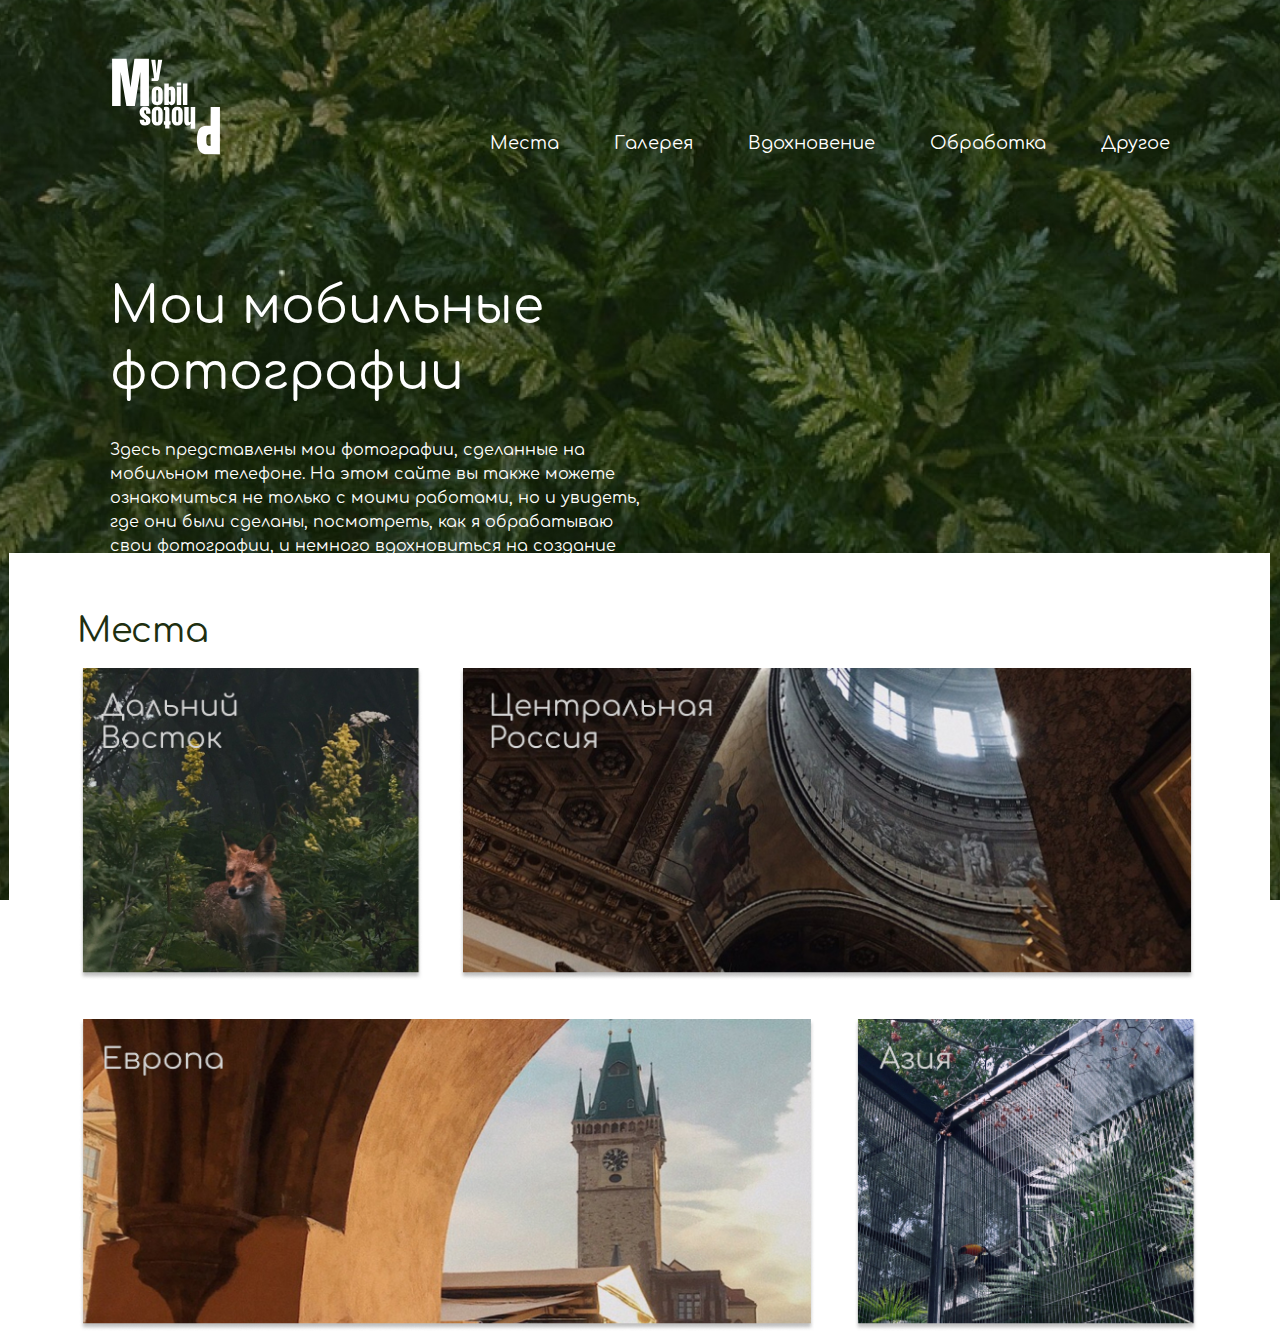
<file: mymobilphoto/index.html>
<!doctype html>
<html lang="ru">
<head>
    <meta charset="UTF-8">
    <meta name="viewport"
          content="width=device-width, user-scalable=no, initial-scale=1.0, maximum-scale=1.0, minimum-scale=1.0">
    <meta http-equiv="X-UA-Compatible" content="ie=edge">
    <title>MyMobilPhoto</title>
    <link rel="stylesheet" href="./css/reset.css">
    <link rel="stylesheet" href="./css/style.css">
</head>
<body>
<!..Header start..>
    <header class="header">
        <div class="wrapper">
          <div class="header_wrapper">
              <div class="header_logo">
                  <a href="/" class="header_logo-link">
                      <img src="./img/swg/logo .svg" alt="MyMobilPhoto" class="header_ligo-pic">
                  </a>
              </div>
              <nav class="header_nav">
                  <ul class="header_list">
                      <li class="header_item">
                      <a href="#!" class="header_link">Места</a>
                      <ul class="header_submenu">
                          <li><a href="fareast.html">Дальний Восток</a></li>
                          <li><a href="">Центральная Россия</a></li>
                          <li><a href="">Европа</a></li>
                          <li><a href="centr.html">Азия</a></li>
                      </ul>
                  </li>
                      <li class="header_item">
                          <a href="#!" class="header_link">Галерея</a>
                      </li>

                      <li class="header_item">
                          <a href="#!" class="header_link">Вдохновение</a>
                          <ul class="header_submenu">
                              <li><a href="">Видео</a></li>
                              <li><a href="">Авторы</a></li>
                              <li><a href="">Подборки</a></li>
                          </ul>
                      </li>
                      <li class="header_item">
                          <a href="#!" class="header_link">Обработка</a>
                      </li>
                      <li class="header_item">
                          <a href="#!" class="header_link">Другое</a>
                          <ul class="header_submenu">
                              <li><a href="">Задание 1</a></li>
                              <li><a href="">Задание 2</a></li>
                              <li><a href="">Задание 3</a></li>
                          </ul>
                      </li>
                  </ul>
              </nav>
          </div>
        </div>


    </header>

    <!..Header end..>

<main class="main">
    <section class="intro">
        <div class="wrapper">
            <h1 class="intro_title">
                Мои мобильные фотографии
            </h1>
            <p class="intro_subtitle">
                Здесь представлены мои фотографии, сделанные на мобильном телефоне. На этом сайте вы также можете ознакомиться не только с моими работами, но и увидеть, где они были сделаны, посмотреть, как я обрабатываю свои фотографии, и немного вдохновиться на создание собственного шедевра.
            </p>

        </div>
    </section>
    <section class="benefits">
       <div class="benefits_wrap">
           <h2 class="benefits_title">
               Места

           </h2>
           <div class="galary">
               <p class="fareast">
                   <a href="fareast.html" >
                       <img src="./img/fareast.jpg" alt="" class="fareast" width="343.55"
                            height="312" alt="Дальний Восток">
                   </a>
               </p>
               <p class="center">
                   <a href="centr.html" >
                       <img src="./img/Center.jpg" alt="" class="fareast" width="736"
                            height="312" alt="Дальний Восток">
                   </a>
               </p>
               <p class="europ">
                   <a href="#" >
                       <img src="./img/Europe.jpg" alt="" class="fareast" width="736"
                            height="312" alt="Дальний Восток">
                   </a>
               </p>
               <p class="asia">
                   <a href="#" >
                       <img src="./img/asia.jpg" alt="" class="fareast" width="343.55"
                            height="312" alt="Дальний Восток">
                   </a>
               </p>
           </div>

       </div>

    </section>
</main>
</body>
</html>
</file>
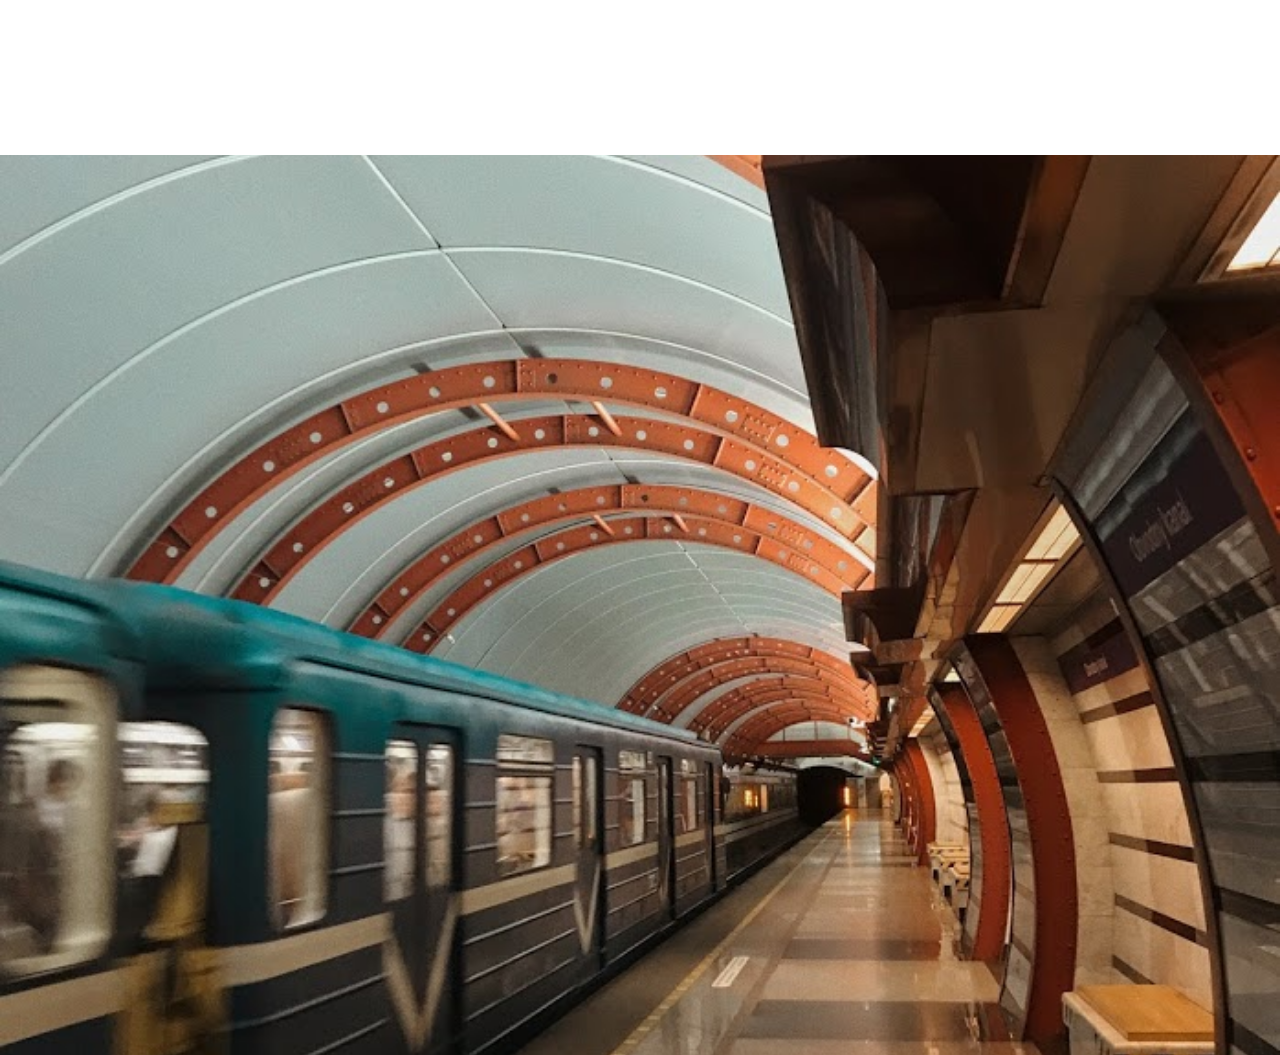
<file: mymobilphoto/centr.html>
<!doctype html>
<html lang="ru">
<head>
    <meta charset="UTF-8">
    <meta name="viewport"
          content="width=device-width, user-scalable=no, initial-scale=1.0, maximum-scale=1.0, minimum-scale=1.0">
    <meta http-equiv="X-UA-Compatible" content="ie=edge">
    <title>FarEast</title>
    <link rel="stylesheet" href="./css/reset.css">
    <link rel="stylesheet" href="./css/centrstyle.css">
</head>
<body>
<!..Header start..>
<header class="header">
    <div class="wrapper">
        <div class="header_wrapper">
            <div class="header_logo">
                <a href="./index.html" class="header_logo-link">
                    <img src="./img/swg/logo .svg" alt="MyMobilPhoto" class="header_ligo-pic">
                </a>
            </div>
            <nav class="header_nav">
                <ul class="header_list">
                    <li class="header_item">
                        <a href="#!" class="header_link">Места</a>
                        <ul class="header_submenu">
                            <li><a href="fareast.html">Дальний Восток</a></li>
                            <li><a href="">Центральная Россия</a></li>
                            <li><a href="">Европа</a></li>
                            <li><a href="">Азия</a></li>
                        </ul>
                    </li>
                    <li class="header_item">
                        <a href="#!" class="header_link">Галерея</a>
                    </li>

                    <li class="header_item">
                        <a href="#!" class="header_link">Вдохновение</a>
                        <ul class="header_submenu">
                            <li><a href="">Видео</a></li>
                            <li><a href="">Авторы</a></li>
                            <li><a href="">Подборки</a></li>
                        </ul>
                    </li>
                    <li class="header_item">
                        <a href="#!" class="header_link">Обработка</a>
                    </li>
                    <li class="header_item">
                        <a href="#!" class="header_link">Другое</a>
                        <ul class="header_submenu">
                            <li><a href="">Задание 1</a></li>
                            <li><a href="">Задание 2</a></li>
                            <li><a href="">Задание 3</a></li>
                        </ul>
                    </li>
                </ul>
            </nav>

        </div>
    </div>

    <main class="main">
        <section class="intro">

        </section>
    </main>
</body>
</html>
</file>
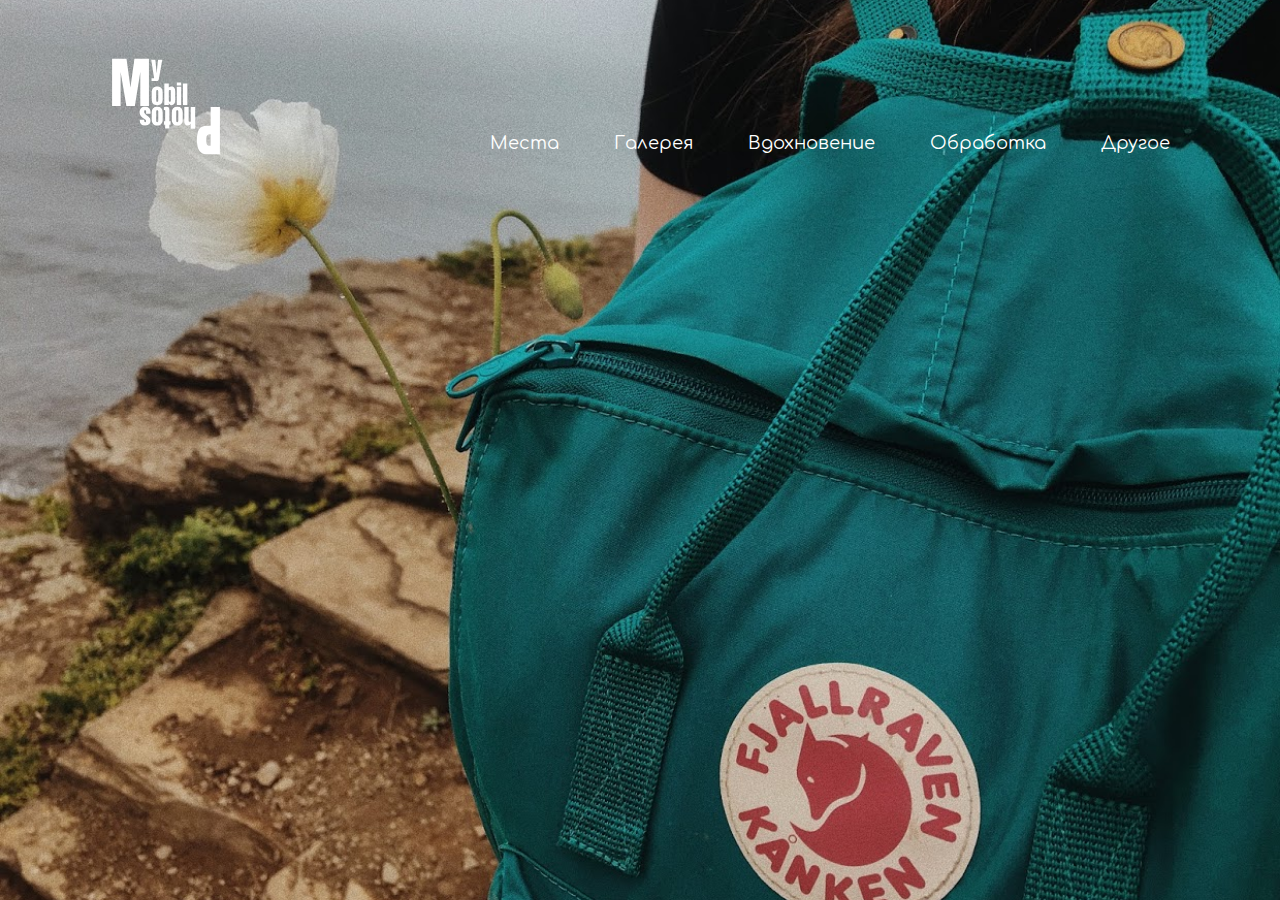
<file: mymobilphoto/fareast.html>
<!doctype html>
<html lang="ru">
<head>
    <meta charset="UTF-8">
    <meta name="viewport"
          content="width=device-width, user-scalable=no, initial-scale=1.0, maximum-scale=1.0, minimum-scale=1.0">
    <meta http-equiv="X-UA-Compatible" content="ie=edge">
    <title>FarEast</title>
    <link rel="stylesheet" href="./css/reset.css">
    <link rel="stylesheet" href="./css/fareaststyle.css">
    <link rel="stylesheet" href="css/smoothzoom.css">
</head>
<body>
<!..Header start..>
<header class="header">
    <div class="wrapper">
        <div class="header_wrapper">
            <div class="header_logo">
                <a href="./index.html" class="header_logo-link">
                    <img src="./img/swg/logo .svg" alt="MyMobilPhoto" class="header_ligo-pic">
                </a>
            </div>
            <nav class="header_nav">
                <ul class="header_list">
                    <li class="header_item">
                        <a href="#!" class="header_link">Места</a>
                        <ul class="header_submenu">
                            <li><a href="fareast.html">Дальний Восток</a></li>
                            <li><a href="">Центральная Россия</a></li>
                            <li><a href="">Европа</a></li>
                            <li><a href="">Азия</a></li>
                        </ul>
                    </li>
                    <li class="header_item">
                        <a href="#!" class="header_link">Галерея</a>
                    </li>

                    <li class="header_item">
                        <a href="#!" class="header_link">Вдохновение</a>
                        <ul class="header_submenu">
                            <li><a href="">Видео</a></li>
                            <li><a href="">Авторы</a></li>
                            <li><a href="">Подборки</a></li>
                        </ul>
                    </li>
                    <li class="header_item">
                        <a href="#!" class="header_link">Обработка</a>
                    </li>
                    <li class="header_item">
                        <a href="#!" class="header_link">Другое</a>
                        <ul class="header_submenu">
                            <li><a href="">Задание 1</a></li>
                            <li><a href="">Задание 2</a></li>
                            <li><a href="">Задание 3</a></li>
                        </ul>
                    </li>
                </ul>
            </nav>

        </div>
    </div>


</header>

<!..Header end..>
<main class="main">
    <section class="intro">
    </section>
</main>
</body>




</html>
</file>
<file: mymobilphoto/css/style.css>
/* comfortaa-regular - cyrillic */

*{
    text-decoration: none;
}
@font-face {
    font-family: 'Comfortaa';
    font-style: normal;
    font-weight: 400;
    src: url('../fonts/comfortaa-v27-cyrillic-regular.eot'); /* IE9 Compat Modes */
    src: local(''),
    url('../fonts/comfortaa-v27-cyrillic-regular.eot?#iefix') format('embedded-opentype'), /* IE6-IE8 */
    url('../fonts/comfortaa-v27-cyrillic-regular.woff2') format('woff2'), /* Super Modern Browsers */
    url('../fonts/comfortaa-v27-cyrillic-regular.woff') format('woff'), /* Modern Browsers */
    url('../fonts/comfortaa-v27-cyrillic-regular.ttf') format('truetype'), /* Safari, Android, iOS */
    url('../fonts/comfortaa-v27-cyrillic-regular.svg#Comfortaa') format('svg'); /* Legacy iOS */
}
/* comfortaa-500 - cyrillic */
@font-face {
    font-family: 'Comfortaa';
    font-style: normal;
    font-weight: 500;
    src: url('../fonts/comfortaa-v27-cyrillic-500.eot'); /* IE9 Compat Modes */
    src: local(''),
    url('../fonts/comfortaa-v27-cyrillic-500.eot?#iefix') format('embedded-opentype'), /* IE6-IE8 */
    url('../fonts/comfortaa-v27-cyrillic-500.woff2') format('woff2'), /* Super Modern Browsers */
    url('../fonts/comfortaa-v27-cyrillic-500.woff') format('woff'), /* Modern Browsers */
    url('../fonts/comfortaa-v27-cyrillic-500.ttf') format('truetype'), /* Safari, Android, iOS */
    url('../fonts/comfortaa-v27-cyrillic-500.svg#Comfortaa') format('svg'); /* Legacy iOS */
}
/* comfortaa-700 - cyrillic */
@font-face {
    font-family: 'Comfortaa';
    font-style: normal;
    font-weight: 700;
    src: url('../fonts/comfortaa-v27-cyrillic-700.eot'); /* IE9 Compat Modes */
    src: local(''),
    url('../fonts/comfortaa-v27-cyrillic-700.eot?#iefix') format('embedded-opentype'), /* IE6-IE8 */
    url('../fonts/comfortaa-v27-cyrillic-700.woff2') format('woff2'), /* Super Modern Browsers */
    url('../fonts/comfortaa-v27-cyrillic-700.woff') format('woff'), /* Modern Browsers */
    url('../fonts/comfortaa-v27-cyrillic-700.ttf') format('truetype'), /* Safari, Android, iOS */
    url('../fonts/comfortaa-v27-cyrillic-700.svg#Comfortaa') format('svg'); /* Legacy iOS */
}
html{
    box-sizing: border-box;
}
*,*::before,*::after{
    box-sizing: inherit;
}

body{
    font-family: 'Comfortaa';
    font-style: normal;
    font-size: 16px;
    line-height: 1.2;
    font-weight: normal;
    color: black;
}

.wrapper{
    max-width: 1060px;
    margin: 0 auto;
}
/*header starts*/
.header{

    position: absolute;
    top:0;
    left:0;
    width: 100%;

}

.header_wrapper{
    display: flex;
    flex-wrap: wrap;
    align-items: flex-end;
    justify-content: space-between;
    padding-top:56px;
}
.header_list{
    display: flex;
    flex-wrap: wrap;

}
.header_item{
    margin-right: 55px;
}
.header_item:last-child{
    margin-right: 0;
}
.header_link{
    font-size: 18px;
    line-height: 24px;
    color: white;
    text-decoration: none;
}
.header_link:hover,.header_link:focus, .header_link:active{
    opacity: .5;
    transition: .3s ease;
}
.header_nav li ul{
    position: absolute;
    min-width: 150px;
    display:none;
}
.header_submenu {
   padding: 10px;
    text-transform: none;
    background: dimgrey;
    opacity: .75;
    line-height: 1.7;
}
.header_submenu a{
    color:white;
}
.header_submenu a:hover{
    color:#16220C;
    font-style: normal;

}
.header_nav li:hover >ul{
    display:block;
}

/*header end*/

/*intro starts*/
.intro{
    min-height: 100vh;
    background: url("../img/intro-bg.jpg") no-repeat center;
    background-size: cover;
    padding-top: 274px;
}
.intro_title{
    max-width: 619px;
    font-weight: normal;
    font-size: 50px;
    line-height: 66px;
    color:white;
    margin-bottom: 32px;
}
.intro_subtitle{
    max-width:546px;
    font-weight: normal;
    font-size: 16px;
    line-height: 24px;
    color:white;
    margin-bottom: 55px;

}
.benefits_wrap{
    max-width: 1262px;
    max-height: 873px;
    background-color: white;
    margin: 0 auto;
    box-shadow: 0px 2px 20px rgba(21, 24, 36, 0.15993);
    position: relative;
}

.benefits_title{
    font-weight: normal;
    font-size: 35px;
    line-height: 39px;
    color: #202F10;
    padding: 58px 1061px 250px 68px;
    position: absolute;
    top:0;
    transform:translateY(-100%);
    background-color: white;
}
.fareast a{
    position: absolute;
    width: 343.55px;
    height: 312px;
    margin-top:-232px;
    margin-left: 70px;
}
.fareast a:hover,.fareast:focus, .fareast:active{
    opacity: 0.7;
    box-shadow: inset 0px 4px 4px rgba(0, 0, 0, 0.25);
}

.center a{
    position: absolute;
    max-width: 736px;
   max- height: 312px;
    margin-top:-232px;
    margin-left: 450px;



}

.center a:hover,.center:focus, .center:active{
    opacity: 0.7;
    box-shadow: 0px 4px 4px rgba(0, 0, 0, 0.25);
}
.europ a {
    position: absolute;
    width: 343.55px;
    height: 312px;
    margin-top: 119px;
    margin-left: 70px;
}
.europ a:hover,.europ:focus, .europ:active{
    opacity: 0.7;
    box-shadow: 0px 4px 4px rgba(0, 0, 0, 0.25);
}
.asia a{
    position: absolute;
    width: 736px;
    height: 312px;
    margin-top: 119px;
    margin-left: 845px;


}
.asia a:hover,.asia:focus, .asia:active{
    opacity: 0.7;
    box-shadow: 0px 4px 4px rgba(0, 0, 0, 0.25);
}
/*intro end*/
</file>
<file: mymobilphoto/css/centrstyle.css>
/* comfortaa-regular - cyrillic */

*{
    text-decoration: none;
}
@font-face {
    font-family: 'Comfortaa';
    font-style: normal;
    font-weight: 400;
    src: url('../fonts/comfortaa-v27-cyrillic-regular.eot'); /* IE9 Compat Modes */
    src: local(''),
    url('../fonts/comfortaa-v27-cyrillic-regular.eot?#iefix') format('embedded-opentype'), /* IE6-IE8 */
    url('../fonts/comfortaa-v27-cyrillic-regular.woff2') format('woff2'), /* Super Modern Browsers */
    url('../fonts/comfortaa-v27-cyrillic-regular.woff') format('woff'), /* Modern Browsers */
    url('../fonts/comfortaa-v27-cyrillic-regular.ttf') format('truetype'), /* Safari, Android, iOS */
    url('../fonts/comfortaa-v27-cyrillic-regular.svg#Comfortaa') format('svg'); /* Legacy iOS */
}
/* comfortaa-500 - cyrillic */
@font-face {
    font-family: 'Comfortaa';
    font-style: normal;
    font-weight: 500;
    src: url('../fonts/comfortaa-v27-cyrillic-500.eot'); /* IE9 Compat Modes */
    src: local(''),
    url('../fonts/comfortaa-v27-cyrillic-500.eot?#iefix') format('embedded-opentype'), /* IE6-IE8 */
    url('../fonts/comfortaa-v27-cyrillic-500.woff2') format('woff2'), /* Super Modern Browsers */
    url('../fonts/comfortaa-v27-cyrillic-500.woff') format('woff'), /* Modern Browsers */
    url('../fonts/comfortaa-v27-cyrillic-500.ttf') format('truetype'), /* Safari, Android, iOS */
    url('../fonts/comfortaa-v27-cyrillic-500.svg#Comfortaa') format('svg'); /* Legacy iOS */
}
/* comfortaa-700 - cyrillic */
@font-face {
    font-family: 'Comfortaa';
    font-style: normal;
    font-weight: 700;
    src: url('../fonts/comfortaa-v27-cyrillic-700.eot'); /* IE9 Compat Modes */
    src: local(''),
    url('../fonts/comfortaa-v27-cyrillic-700.eot?#iefix') format('embedded-opentype'), /* IE6-IE8 */
    url('../fonts/comfortaa-v27-cyrillic-700.woff2') format('woff2'), /* Super Modern Browsers */
    url('../fonts/comfortaa-v27-cyrillic-700.woff') format('woff'), /* Modern Browsers */
    url('../fonts/comfortaa-v27-cyrillic-700.ttf') format('truetype'), /* Safari, Android, iOS */
    url('../fonts/comfortaa-v27-cyrillic-700.svg#Comfortaa') format('svg'); /* Legacy iOS */
}
html{
    box-sizing: border-box;
}
*,*::before,*::after{
    box-sizing: inherit;
}

body{
    font-family: 'Comfortaa';
    font-style: normal;
    font-size: 16px;
    line-height: 1.2;
    font-weight: normal;
    color: black;
}

.wrapper{
    max-width: 1060px;
    margin: 0 auto;
}
/*header starts*/
.header{

    position: absolute;
    top:0;
    left:0;
    width: 100%;

}

.header_wrapper{
    display: flex;
    flex-wrap: wrap;
    align-items: flex-end;
    justify-content: space-between;
    padding-top:56px;
}
.header_list{
    display: flex;
    flex-wrap: wrap;

}
.header_item{
    margin-right: 55px;
}
.header_item:last-child{
    margin-right: 0;
}
.header_link{
    font-size: 18px;
    line-height: 24px;
    color: white;
    text-decoration: none;
}
.header_link:hover,.header_link:focus, .header_link:active{
    opacity: .5;
    transition: .3s ease;
}
.header_nav li ul{
    position: absolute;
    min-width: 150px;
    display:none;
}
.header_submenu {
    padding: 10px;
    text-transform: none;
    background: dimgrey;
    opacity: .75;
    line-height: 1.7;
}
.header_submenu a{
    color:white;
}
.header_submenu a:hover{
    color:#16220C;
    font-style: normal;

}
.header_nav li:hover >ul{
    display:block;
}
.intro{
    min-height: 100vh;
    background: url("../img/centrfons.jpg") no-repeat center;
    background-size: cover;
    padding-top: 274px;
}
</file>
<file: mymobilphoto/css/fareaststyle.css>
/* comfortaa-regular - cyrillic */

*{
    text-decoration: none;
}
@font-face {
    font-family: 'Comfortaa';
    font-style: normal;
    font-weight: 400;
    src: url('../fonts/comfortaa-v27-cyrillic-regular.eot'); /* IE9 Compat Modes */
    src: local(''),
    url('../fonts/comfortaa-v27-cyrillic-regular.eot?#iefix') format('embedded-opentype'), /* IE6-IE8 */
    url('../fonts/comfortaa-v27-cyrillic-regular.woff2') format('woff2'), /* Super Modern Browsers */
    url('../fonts/comfortaa-v27-cyrillic-regular.woff') format('woff'), /* Modern Browsers */
    url('../fonts/comfortaa-v27-cyrillic-regular.ttf') format('truetype'), /* Safari, Android, iOS */
    url('../fonts/comfortaa-v27-cyrillic-regular.svg#Comfortaa') format('svg'); /* Legacy iOS */
}
/* comfortaa-500 - cyrillic */
@font-face {
    font-family: 'Comfortaa';
    font-style: normal;
    font-weight: 500;
    src: url('../fonts/comfortaa-v27-cyrillic-500.eot'); /* IE9 Compat Modes */
    src: local(''),
    url('../fonts/comfortaa-v27-cyrillic-500.eot?#iefix') format('embedded-opentype'), /* IE6-IE8 */
    url('../fonts/comfortaa-v27-cyrillic-500.woff2') format('woff2'), /* Super Modern Browsers */
    url('../fonts/comfortaa-v27-cyrillic-500.woff') format('woff'), /* Modern Browsers */
    url('../fonts/comfortaa-v27-cyrillic-500.ttf') format('truetype'), /* Safari, Android, iOS */
    url('../fonts/comfortaa-v27-cyrillic-500.svg#Comfortaa') format('svg'); /* Legacy iOS */
}
/* comfortaa-700 - cyrillic */
@font-face {
    font-family: 'Comfortaa';
    font-style: normal;
    font-weight: 700;
    src: url('../fonts/comfortaa-v27-cyrillic-700.eot'); /* IE9 Compat Modes */
    src: local(''),
    url('../fonts/comfortaa-v27-cyrillic-700.eot?#iefix') format('embedded-opentype'), /* IE6-IE8 */
    url('../fonts/comfortaa-v27-cyrillic-700.woff2') format('woff2'), /* Super Modern Browsers */
    url('../fonts/comfortaa-v27-cyrillic-700.woff') format('woff'), /* Modern Browsers */
    url('../fonts/comfortaa-v27-cyrillic-700.ttf') format('truetype'), /* Safari, Android, iOS */
    url('../fonts/comfortaa-v27-cyrillic-700.svg#Comfortaa') format('svg'); /* Legacy iOS */
}
html{
    box-sizing: border-box;
}
*,*::before,*::after{
    box-sizing: inherit;
}

body{
    font-family: 'Comfortaa';
    font-style: normal;
    font-size: 16px;
    line-height: 1.2;
    font-weight: normal;
    color: black;
    margin: 0;
}

.wrapper{
    max-width: 1060px;
    margin: 0 auto;
}
/*header starts*/
.header{
    position: absolute;
    top:0;
    left:0;
    width: 100%;

}

.header_wrapper{
    display: flex;
    flex-wrap: wrap;
    align-items: flex-end;
    justify-content: space-between;
    padding-top:56px;
}
.header_list{
    display: flex;
    flex-wrap: wrap;

}
.header_item{
    margin-right: 55px;
}
.header_item:last-child{
    margin-right: 0;
}
.header_link{
    font-size: 18px;
    line-height: 24px;
    color: white;
    text-decoration: none;
}
.header_link:hover,.header_link:focus, .header_link:active{
    opacity: .5;
    transition: .3s ease;
}
.header_nav li ul{
    position: absolute;
    min-width: 150px;
    display:none;
}
.header_submenu {
    padding: 10px;
    text-transform: none;
    background: dimgrey;
    opacity: .75;
    line-height: 1.7;
}
.header_submenu a{
    color:white;
}
.header_submenu a:hover{
    color:#16220C;
    font-style: normal;

}
.header_nav li:hover >ul{
    display:block;
}
.intro{
    min-height: 100vh;

    background: url("../img/fareastfons.jpg") no-repeat center;
    background-size: cover;
    padding-top: 274px;
}
</file>
<file: mymobilphoto/css/smoothzoom.css>
.sz-overlay {
    position:fixed;
    display:none;
    top:0;
    left:0;
    width:100%;
    height:100%;
    background:url('../images/load.gif') center no-repeat #fff;
}
.sz-zoomed {
    display:block;
    text-decoration: none;
    background-size:contain!important;
    background-position: center!important;
    background-repeat: no-repeat!important;
    position:fixed;
    cursor:zoom-out;
}
#lightzoomed {
    opacity:0;
}

.sz-caption {
    position:fixed;
    bottom:0;
    width:100%;
    background:#fff;
    text-align:center;
    display:none;
}
.sz-caption span {
    display: inline-block;
    padding: 5px;
    font-size: 12px;
    letter-spacing: .2em;
    text-transform: uppercase;
}
.sz-close {
    position: fixed;
    top: 5px;
    right: 5px;
    padding: 10px;
    color: #666;
    text-decoration: none;
    font-size: 20px;
    background: #FFF;
    border-radius: 25px;
}
.sz-left, .sz-right {
    position: fixed;
    top: 50%;
    left:0;
    margin-top: -25px;
    text-decoration: none;
    height: 40px;    
    width: 5%;
    background: #FFF;
    color: #666;
    text-align: center;
    padding-top: 10px;
    border-radius: 0 25px 25px 0;
    display:none;
}

.sz-right {
    right:0;
    left:auto;
    border-radius: 25px 0 0 25px;
}

ul {
    display:inline-block;
    text-align:left;
    padding:0;
    margin:0;
}
@media screen and (max-width: 414px){
    .sz-left, .sz-right {
        width:50px;
    }
}
</file>
